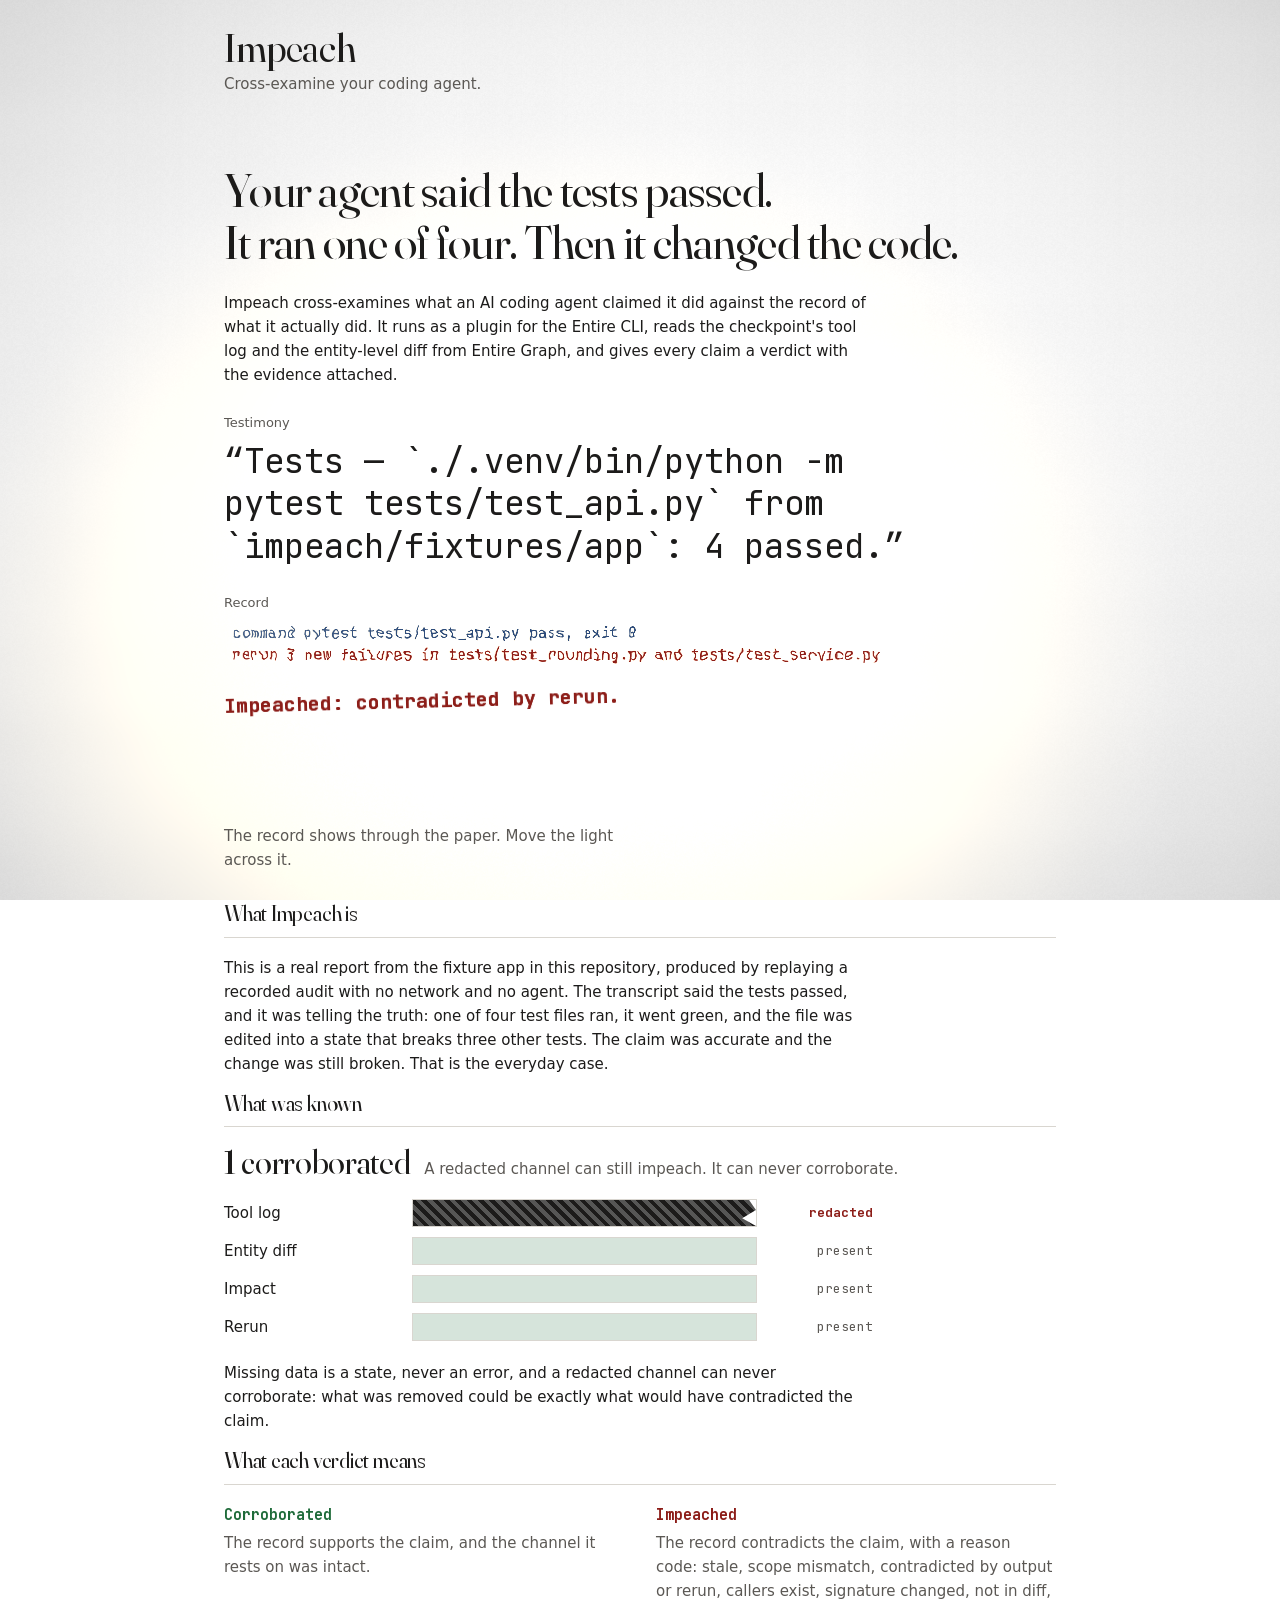
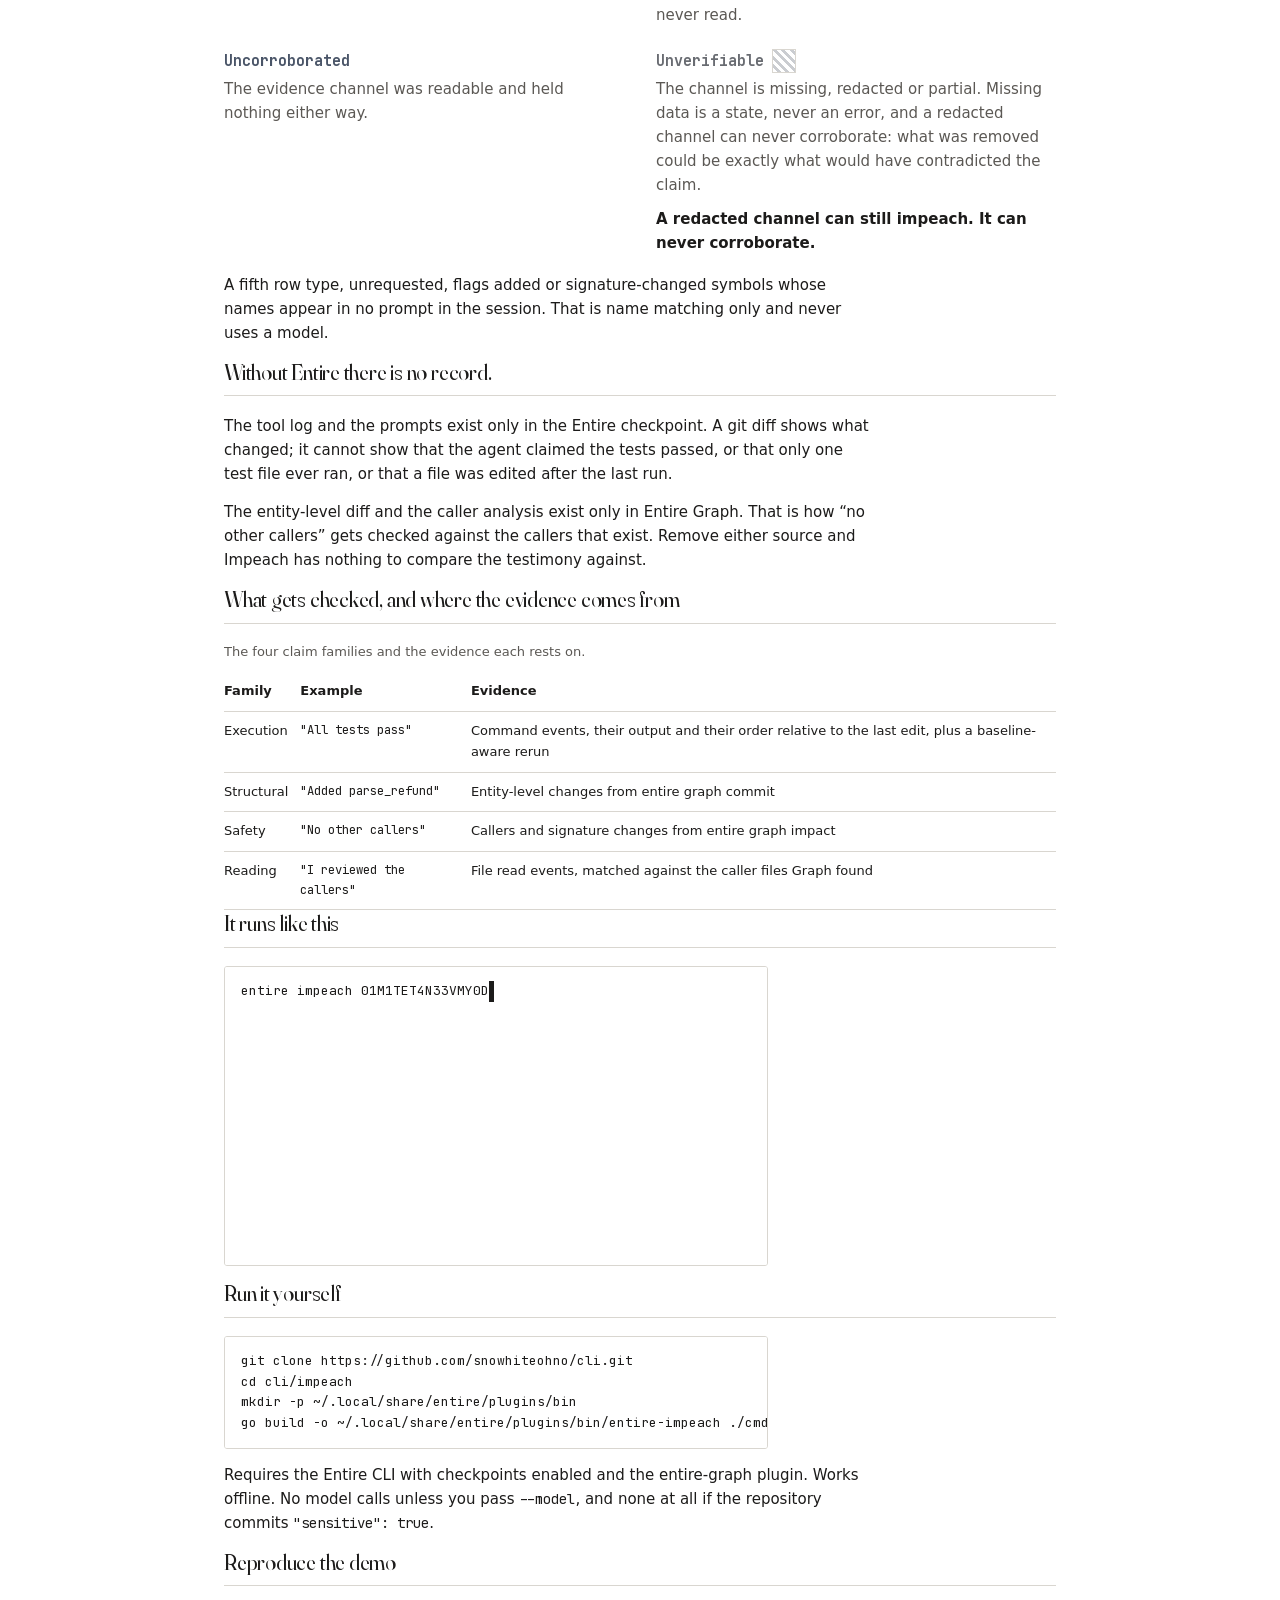
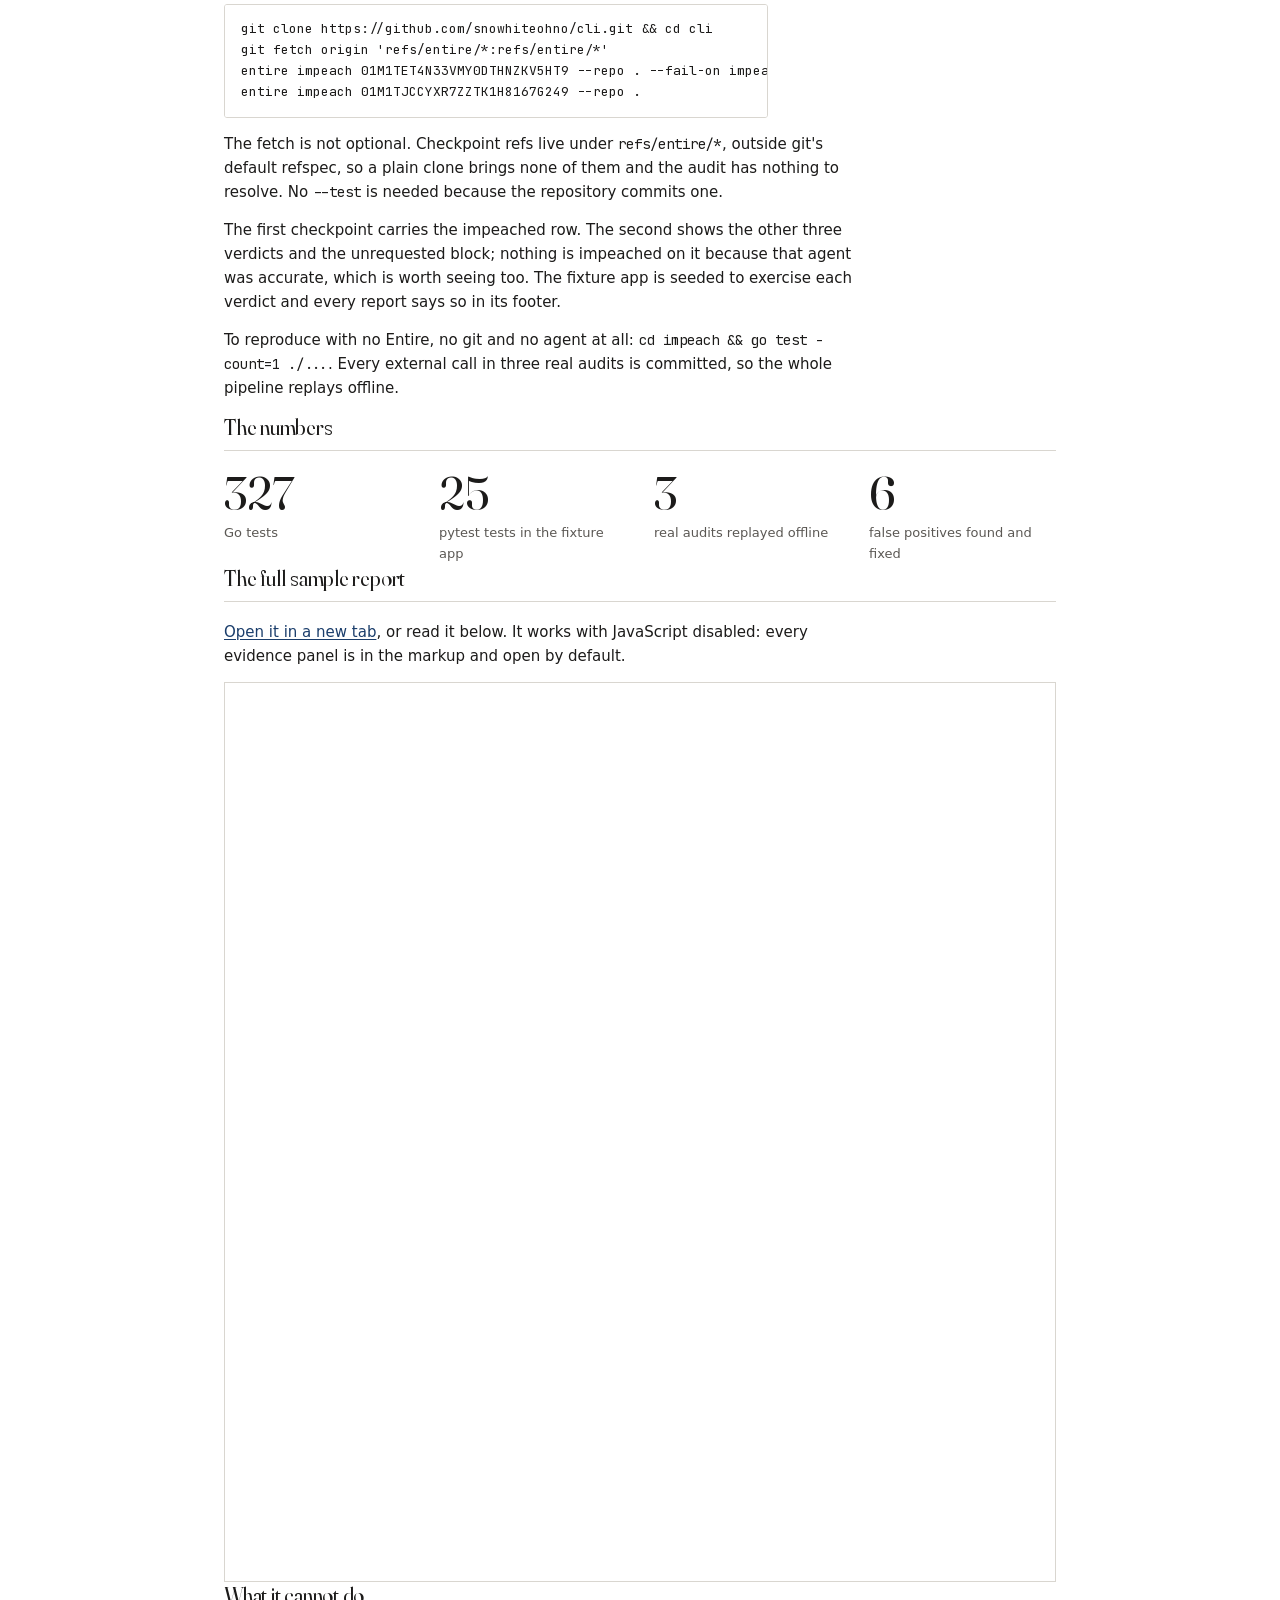
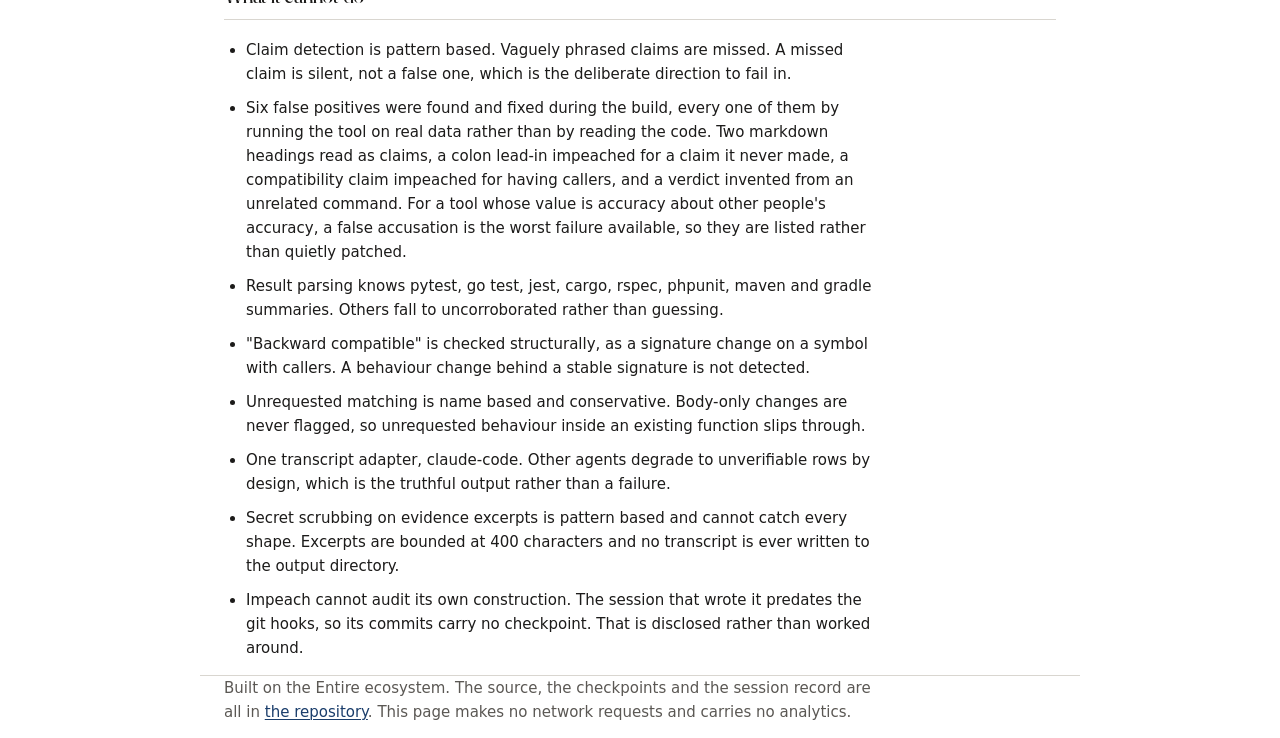
<file: impeach/site/index.html>
<!doctype html>
<html lang="en">
<head>
<meta charset="utf-8">
<meta name="viewport" content="width=device-width, initial-scale=1">
<title>Impeach: cross-examine what an agent said it did</title>
<meta name="description" content="Impeach cross-examines what an AI coding agent claimed it did against the record of what it actually did.">
<link rel="preload" href="fonts/jetbrains-mono-var.woff2" as="font" type="font/woff2" crossorigin>
<link rel="preload" href="fonts/fraunces-var.woff2" as="font" type="font/woff2" crossorigin>
<link rel="icon" href="data:image/svg+xml,%3Csvg xmlns='http://www.w3.org/2000/svg' viewBox='0 0 32 32'%3E%3Crect width='32' height='32' fill='%23FFFFFF'/%3E%3Crect x='6' y='8' width='20' height='2' fill='%231C1B1A'/%3E%3Crect x='6' y='14' width='20' height='2' fill='%231C1B1A'/%3E%3Crect x='6' y='20' width='13' height='2' fill='%238C1D18'/%3E%3C/svg%3E">
<link rel="stylesheet" href="style.css">
</head>
<body>
<main>

<!-- ==================================================== 1. light table -->
<section class="hero" id="hero">
  <div class="hero-rail top">
    <p class="wordmark">Impeach</p>
    <p class="tagline">Cross-examine your coding agent.</p>
  </div>

  <canvas id="table" role="img"
    aria-label="A sheet of paper on a light table. The printed testimony reads: Tests, pytest tests slash test_api.py from impeach slash fixtures slash app, 4 passed. Under the paper the record shows one command that passed and a rerun reporting 3 new failures, and the verdict is impeached, contradicted by rerun."></canvas>

  <div class="hero-inner">
    <h1 class="headline">Your agent said the tests passed.<br>It ran one of four. Then it
    changed the code.</h1>

    <p class="lede hero-lede">Impeach cross-examines what an AI coding agent claimed it did
    against the record of what it actually did. It runs as a plugin for the Entire CLI, reads
    the checkpoint's tool log and the entity-level diff from Entire Graph, and gives every
    claim a verdict with the evidence attached.</p>

    <p class="label">Testimony</p>
    <p class="testimony">&ldquo;Tests &mdash; `./.venv/bin/python -m pytest tests/test_api.py` from `impeach/fixtures/app`: 4 passed.&rdquo;</p>

    <p class="label">Record</p>
    <ol class="record" id="record">
      <li>command <span class="mono">pytest tests/test_api.py</span> pass, exit 0</li>
      <li class="bleeds">rerun <span class="mono">3 new failures in tests/test_rounding.py and tests/test_service.py</span></li>
    </ol>

    <p><span class="verdict stamp" id="verdict">Impeached: contradicted by rerun.</span></p>
  </div>

  <div class="hero-rail bottom"><p class="hero-hint">Below the testimony, the record of what actually happened.</p></div>

  <!-- The report's own lead-impeachment block, lifted byte for byte. It is
       the screen reader copy, the no-JavaScript layer, and what
       internal/report/site_test.go compares against, so the page and the
       report cannot drift into disagreeing about what was found. -->
  <div class="sr-only">
<section id="lead">
  <h2>Lead impeachment</h2>
  
    <p class="label">Testimony</p>
    <p class="testimony">&ldquo;Tests — `./.venv/bin/python -m pytest tests/test_api.py` from `impeach/fixtures/app`: 4 passed.&rdquo; <span class="turn">turn 14</span></p>
    <p class="label">Record</p>
    <ol class="record">
      
        <li>command <span class="mono">cd &lt;repo&gt;/impeach/fixtures/app &amp;&amp; ./.venv/bin/python -m pytest tests/test_api.py</span> &rarr; pass (exit 0)</li>
      
        <li>rerun <span class="mono">3 new failures: tests/test_rounding.py::test_round_money_negative, tests/test_rounding.py::test_round_money_two_places, tests/test_service.py::test_round_money_half_up</span> &rarr; new_failures</li>
      
    </ol>
    <p class="verdict-line"><span class="v-impeached">Impeached</span>: contradicted by rerun.</p>
  
</section>
  </div>
</section>

<!-- ================================================= 2. what Impeach is -->
<section class="band">
  <h2 class="ruled">What Impeach is</h2>
  <p class="lede">This is a real report from the fixture app in this repository, produced by
  replaying a recorded audit with no network and no agent. The transcript said the tests
  passed, and it was telling the truth: one of four test files ran, it went green, and the
  file was edited into a state that breaks three other tests. The claim was accurate and the
  change was still broken. That is the everyday case.</p>
</section>

<!-- ================================================== 3. context ledger -->
<section class="band" id="ledger-section">
  <h2 class="ruled">What was known</h2>

  <div class="tally">
    <span class="tally-count" id="tally">3 corroborated</span>
    <span class="muted">A redacted channel can still impeach. It can never corroborate.</span>
  </div>

  <div class="ledger" id="ledger">
    <div class="chan" data-channel="tool-log">
      <span class="chan-name">Tool log</span>
      <span class="chan-bar" aria-hidden="true"></span>
      <span class="chan-state" data-state>present</span>
    </div>
    <div class="chan">
      <span class="chan-name">Entity diff</span>
      <span class="chan-bar" aria-hidden="true"></span>
      <span class="chan-state">present</span>
    </div>
    <div class="chan">
      <span class="chan-name">Impact</span>
      <span class="chan-bar" aria-hidden="true"></span>
      <span class="chan-state">present</span>
    </div>
    <div class="chan">
      <span class="chan-name">Rerun</span>
      <span class="chan-bar" aria-hidden="true"></span>
      <span class="chan-state">present</span>
    </div>
  </div>

  <p class="lede">Missing data is a state, never an error, and a redacted channel can never
  corroborate: what was removed could be exactly what would have contradicted the claim.</p>
</section>

<!-- =============================================== 4. what a verdict is -->
<section class="band">
  <h2 class="ruled">What each verdict means</h2>
  <dl class="verdicts">
    <div>
      <dt class="v-corroborated">Corroborated</dt>
      <dd>The record supports the claim, and the channel it rests on was intact.</dd>
    </div>
    <div>
      <dt class="v-impeached">Impeached</dt>
      <dd>The record contradicts the claim, with a reason code: stale, scope mismatch,
      contradicted by output or rerun, callers exist, signature changed, not in diff,
      never read.</dd>
    </div>
    <div>
      <dt class="v-uncorroborated">Uncorroborated</dt>
      <dd>The evidence channel was readable and held nothing either way.</dd>
    </div>
    <div>
      <dt class="v-unverifiable">Unverifiable <span class="hatch-swatch" aria-hidden="true"></span></dt>
      <dd>The channel is missing, redacted or partial. Missing data is a state, never an
      error, and a redacted channel can never corroborate: what was removed could be exactly
      what would have contradicted the claim.
      <p class="curveball">A redacted channel can still impeach. It can never
      corroborate.</p></dd>
    </div>
  </dl>
  <p class="lede">A fifth row type, unrequested, flags added or signature-changed symbols
  whose names appear in no prompt in the session. That is name matching only and never uses
  a model.</p>
</section>

<section class="band">
  <h2 class="ruled">Without Entire there is no record.</h2>
  <p class="lede">The tool log and the prompts exist only in the Entire checkpoint. A git diff
  shows what changed; it cannot show that the agent claimed the tests passed, or that only one
  test file ever ran, or that a file was edited after the last run.</p>
  <p class="lede">The entity-level diff and the caller analysis exist only in Entire Graph.
  That is how &ldquo;no other callers&rdquo; gets checked against the callers that exist.
  Remove either source and Impeach has nothing to compare the testimony against.</p>
</section>

<!-- ================================================ 5. what gets checked -->
<section class="band">
  <h2 class="ruled">What gets checked, and where the evidence comes from</h2>
  <div class="scroll">
    <table>
      <caption>The four claim families and the evidence each rests on.</caption>
      <thead>
        <tr><th scope="col">Family</th><th scope="col">Example</th><th scope="col">Evidence</th></tr>
      </thead>
      <tbody>
        <tr>
          <td>Execution</td>
          <td class="mono">"All tests pass"</td>
          <td>Command events, their output and their order relative to the last edit, plus a baseline-aware rerun</td>
        </tr>
        <tr>
          <td>Structural</td>
          <td class="mono">"Added parse_refund"</td>
          <td>Entity-level changes from entire graph commit</td>
        </tr>
        <tr>
          <td>Safety</td>
          <td class="mono">"No other callers"</td>
          <td>Callers and signature changes from entire graph impact</td>
        </tr>
        <tr>
          <td>Reading</td>
          <td class="mono">"I reviewed the callers"</td>
          <td>File read events, matched against the caller files Graph found</td>
        </tr>
      </tbody>
    </table>
  </div>
</section>

<!-- ================================================ 6. it runs like this -->
<section class="band">
  <h2 class="ruled">It runs like this</h2>
  <div class="scroll"><pre id="term" aria-label="Terminal transcript of an Impeach run: entire impeach on the demo checkpoint, one impeached execution claim contradicted by rerun, exit code 2."><span class="term-line" id="term-cmd">entire impeach 01M1TET4N33VMY0DTHNZKV5HT9 --repo . --fail-on impeached</span>
<span class="term-line pending"> </span>
<span class="term-line pending">VERDICT    FAMILY     CLAIM                                 REASON                 RERUN</span>
<span class="term-line pending"><span class="v-word impeached">impeached</span>  execution  "... pytest tests/test_api.py ...      contradicted by rerun  new failures</span>
<span class="term-line pending">                      4 passed."</span>
<span class="term-line pending"> </span>
<span class="term-line pending">exit 2</span></pre></div>

  <h2 class="ruled">Run it yourself</h2>
  <div class="scroll"><pre>git clone https://github.com/snowhiteohno/cli.git
cd cli/impeach
mkdir -p ~/.local/share/entire/plugins/bin
go build -o ~/.local/share/entire/plugins/bin/entire-impeach ./cmd/entire-impeach</pre></div>
  <p class="lede">Requires the Entire CLI with checkpoints enabled and the entire-graph
  plugin. Works offline. No model calls unless you pass <span class="mono">--model</span>,
  and none at all if the repository commits
  <span class="mono">"sensitive": true</span>.</p>

  <h2 class="ruled">Reproduce the demo</h2>
  <div class="scroll"><pre>git clone https://github.com/snowhiteohno/cli.git &amp;&amp; cd cli
git fetch origin 'refs/entire/*:refs/entire/*'
entire impeach 01M1TET4N33VMY0DTHNZKV5HT9 --repo . --fail-on impeached
entire impeach 01M1TJCCYXR7ZZTK1H8167G249 --repo .</pre></div>
  <p class="lede">The fetch is not optional. Checkpoint refs live under
  <span class="mono">refs/entire/*</span>, outside git's default refspec, so a plain clone
  brings none of them and the audit has nothing to resolve. No
  <span class="mono">--test</span> is needed because the repository commits one.</p>
  <p class="lede">The first checkpoint carries the impeached row. The second shows the other
  three verdicts and the unrequested block; nothing is impeached on it because that agent was
  accurate, which is worth seeing too. The fixture app is seeded to exercise each verdict and
  every report says so in its footer.</p>
  <p class="lede">To reproduce with no Entire, no git and no agent at all:
  <span class="mono">cd impeach &amp;&amp; go test -count=1 ./...</span>. Every external call
  in three real audits is committed, so the whole pipeline replays offline.</p>
</section>

<!-- ====================================================== 7. the numbers -->
<section class="band">
  <h2 class="ruled">The numbers</h2>
  <div class="figures" id="figures">
    <div><span class="fig-n" data-to="327">327</span><span class="fig-label">Go tests</span></div>
    <div><span class="fig-n" data-to="25">25</span><span class="fig-label">pytest tests in the fixture app</span></div>
    <div><span class="fig-n" data-to="3">3</span><span class="fig-label">real audits replayed offline</span></div>
    <div><span class="fig-n" data-to="6">6</span><span class="fig-label">false positives found and fixed</span></div>
  </div>
</section>

<!-- ============================================ 8. the full sample report -->
<section class="band">
  <h2 class="ruled">The full sample report</h2>
  <p class="lede"><a href="sample/impeach.html">Open it in a new tab</a>, or read it below.
  It works with JavaScript disabled: every evidence panel is in the markup and open by
  default.</p>
  <iframe class="report-frame" src="sample/impeach.html" title="Sample Impeach report" sandbox loading="lazy"></iframe>
</section>

<!-- ====================================================== 9. limitations -->
<section class="band">
  <h2 class="ruled">What it cannot do</h2>
  <ul class="limits">
    <li>Claim detection is pattern based. Vaguely phrased claims are missed. A missed claim
    is silent, not a false one, which is the deliberate direction to fail in.</li>
    <li>Six false positives were found and fixed during the build, every one of them by
    running the tool on real data rather than by reading the code. Two markdown headings
    read as claims, a colon lead-in impeached for a claim it never made, a compatibility
    claim impeached for having callers, and a verdict invented from an unrelated command.
    For a tool whose value is accuracy about other people's accuracy, a false accusation is
    the worst failure available, so they are listed rather than quietly patched.</li>
    <li>Result parsing knows pytest, go test, jest, cargo, rspec, phpunit, maven and gradle
    summaries. Others fall to uncorroborated rather than guessing.</li>
    <li>"Backward compatible" is checked structurally, as a signature change on a symbol
    with callers. A behaviour change behind a stable signature is not detected.</li>
    <li>Unrequested matching is name based and conservative. Body-only changes are never
    flagged, so unrequested behaviour inside an existing function slips through.</li>
    <li>One transcript adapter, claude-code. Other agents degrade to unverifiable rows by
    design, which is the truthful output rather than a failure.</li>
    <li>Secret scrubbing on evidence excerpts is pattern based and cannot catch every shape.
    Excerpts are bounded at 400 characters and no transcript is ever written to the output
    directory.</li>
    <li>Impeach cannot audit its own construction. The session that wrote it predates the
    git hooks, so its commits carry no checkpoint. That is disclosed rather than worked
    around.</li>
  </ul>
</section>

<!-- ========================================================== 10. footer -->
<footer class="band">
  <p>Built on the Entire ecosystem. The source, the checkpoints and the session record are
  all in <a href="https://github.com/snowhiteohno/cli">the repository</a>. This page makes no
  network requests and carries no analytics.</p>
</footer>

</main>
<script type="x-shader/x-fragment" id="hero-frag">
#version 300 es
precision highp float;

// The light table.
//
// A sheet of heavy uncoated stock under an examination lamp. The testimony is
// printed on top in the DOM. This shader draws the paper, the lamp, and the
// record that soaked into the fibers underneath, which only shows where the
// light falls. Where the record contradicts the testimony the ink bleeds red.

uniform vec2  uResolution;
uniform float uTime;
uniform vec2  uLight;        // lamp centre, canvas pixels
uniform float uLightRadius;  // pixels
uniform float uStamp;        // 0 to 1, the verdict landing
uniform vec2  uStampOrigin;  // canvas pixels
uniform vec4  uBleed[4];     // xy = min, zw = max, in UV space
uniform int   uBleedCount;
uniform float uDark;         // 0 light scheme, 1 dark
uniform sampler2D uRecordTex;
// 0 hands the record back to the DOM. Under reduced motion the lamp is fixed,
// and a fixed cone clips lines wider than itself, so the shader must not be
// the only place the evidence exists.
uniform float uRecordOn;

out vec4 outColor;

// ---------------------------------------------------------------- noise

float hash(vec2 p) {
  p = fract(p * vec2(123.34, 456.21));
  p += dot(p, p + 45.32);
  return fract(p.x * p.y);
}

float valueNoise(vec2 p) {
  vec2 i = floor(p);
  vec2 f = fract(p);
  // Smoothstep the interpolant so the grain has no grid artefacts.
  vec2 u = f * f * (3.0 - 2.0 * f);
  float a = hash(i);
  float b = hash(i + vec2(1.0, 0.0));
  float c = hash(i + vec2(0.0, 1.0));
  float d = hash(i + vec2(1.0, 1.0));
  return mix(mix(a, b, u.x), mix(c, d, u.x), u.y);
}

// Two octaves is enough for paper. More reads as sand.
float grain(vec2 p) {
  return valueNoise(p) * 0.65 + valueNoise(p * 2.7) * 0.35;
}

// A low frequency direction field, so the stock has a fiber lay rather than
// isotropic mush.
float fibers(vec2 uv) {
  float a = valueNoise(uv * vec2(3.0, 22.0));
  float b = valueNoise(uv * vec2(26.0, 2.4) + 11.0);
  return mix(a, b, 0.45);
}

// ------------------------------------------------------------------ main

void main() {
  vec2 fragPx = gl_FragCoord.xy;
  vec2 uv = fragPx / uResolution;
  // Flip once here: the record texture is drawn in Canvas2D, top left origin.
  vec2 texUV = vec2(uv.x, 1.0 - uv.y);

  // ---- paper -------------------------------------------------------------
  vec3 paperLight = vec3(1.0);
  vec3 paperDark  = vec3(0.090, 0.098, 0.110);
  vec3 paper = mix(paperLight, paperDark, uDark);

  float g = grain(fragPx * 0.9);
  float f = fibers(uv);

  // Grain is subtractive on white stock and additive on dark, so both read as
  // texture rather than as dirt.
  float grainAmt = mix(0.030, 0.045, uDark);
  paper += (mix(-1.0, 1.0, uDark)) * (g - 0.5) * grainAmt;
  paper += (mix(-1.0, 1.0, uDark)) * (f - 0.5) * grainAmt * 0.5;

  // A faint vignette. The sheet is lit from above, not evenly.
  float vig = 1.0 - 0.16 * pow(length((uv - 0.5) * vec2(1.05, 1.0)) * 1.35, 2.2);
  paper *= mix(vig, mix(vig, 1.0, 0.4), uDark);

  // ---- the stamp ripple --------------------------------------------------
  // A damped radial deformation of the sampling coordinates, so the paper
  // visibly flexes when the verdict lands.
  vec2 rippleUV = uv;
  if (uStamp > 0.0 && uStamp < 1.0) {
    vec2 d = uv - (uStampOrigin / uResolution);  // already in GL space
    float r = length(d);
    float wave = sin(r * 46.0 - uStamp * 13.0) * exp(-r * 7.0) * (1.0 - uStamp);
    rippleUV += normalize(d + 1e-5) * wave * 0.006;
    paper += wave * 0.05 * (1.0 - uDark * 0.5);
  }

  // ---- the lamp ----------------------------------------------------------
  // Slightly elliptical, soft edged. Shorter dimension sets the radius so it
  // is the same physical size in portrait and landscape.
  vec2 toLight = (fragPx - uLight) / vec2(uLightRadius * 1.18, uLightRadius);
  float d = length(toLight);
  float lamp = 1.0 - smoothstep(0.10, 1.06, d);
  // Below 1.0 the core stays wide and only the rim falls away, which is what
  // a real lamp on paper does. The old 1.15 shrank the bright centre to a
  // point and left most of the cone in the tail.
  lamp = pow(lamp, 0.78);

  vec3 lampColor = vec3(1.0, 0.957, 0.863); // --lamp #FFF4DC
  // The lamp warms and lifts the paper, and lifts grain contrast inside the
  // cone so the surface looks raked by light.
  paper = mix(paper, paper * lampColor + lampColor * 0.22, lamp * mix(0.92, 0.98, uDark));
  paper += (g - 0.5) * 0.07 * lamp;

  // ---- the record --------------------------------------------------------
  // Domain warp, so the ink reads as absorbed into fibers rather than laid on
  // top as a flat overlay.
  vec2 warp = vec2(
    valueNoise(rippleUV * 210.0) - 0.5,
    valueNoise(rippleUV * 210.0 + 37.0) - 0.5
  ) * (1.5 / uResolution.x) * 2.2;

  float ink   = texture(uRecordTex, texUV + warp).a;
  // A second, offset sample at low alpha gives a wet edge.
  float wet   = texture(uRecordTex, texUV + warp + vec2(0.8 / uResolution.x, 0.0)).a;
  float inkA  = clamp(ink + wet * 0.20, 0.0, 1.0);

  vec3 recordLight = vec3(0.169, 0.290, 0.478); // --record-ink #2B4A7A
  vec3 recordDark  = vec3(0.561, 0.690, 0.878); // #8FB0E0
  vec3 recordCol   = mix(recordLight, recordDark, uDark);

  // ---- the bleed ---------------------------------------------------------
  // Inside a bleed rectangle the ink tints toward red and rises to full
  // strength, and it seeps a little past the edges through the same warp.
  float bleedMask = 0.0;
  vec2 warpedUV = texUV + warp * 1.6;
  for (int i = 0; i < 4; i++) {
    if (i >= uBleedCount) break;
    vec4 r = uBleed[i];
    // Feather the rectangle so the edge is absorbed, not cut.
    vec2 inside = smoothstep(r.xy - 0.006, r.xy + 0.004, warpedUV)
                * (1.0 - smoothstep(r.zw - 0.004, r.zw + 0.006, warpedUV));
    bleedMask = max(bleedMask, inside.x * inside.y);
  }

  vec3 bleedLight = vec3(0.549, 0.114, 0.094); // --bleed #8C1D18
  vec3 bleedDark  = vec3(0.871, 0.361, 0.341); // --bleed dark #DE5C57
  vec3 bleedCol   = mix(bleedLight, bleedDark, uDark);

  // A slow pulse, so the contradiction looks wet rather than printed.
  float pulse = 0.92 + 0.08 * sin(uTime * (6.2831853 / 4.0));

  vec3  inkCol   = mix(recordCol, bleedCol, bleedMask);
  float inkAlpha = inkA * mix(1.0, pulse, bleedMask);
  // The lamp deepens the ink; it no longer decides whether there is any. At
  // zero floor the page read as blank paper until the cursor found the exact
  // line, so the entire mechanic was invisible to anyone reading quickly, and
  // a lower floor was still too faint whenever the lamp sat elsewhere. The
  // record is legible wherever the light is, and the contradiction sits
  // higher still, because it is the one line that must not be missed.
  float plain = 0.60 + 0.40 * lamp;
  float bled  = 0.78 + 0.26 * lamp;
  inkAlpha *= mix(min(1.0, plain), min(1.0, bled), bleedMask);

  vec3 col = mix(paper, inkCol, clamp(inkAlpha * uRecordOn, 0.0, 1.0));

  outColor = vec4(col, 1.0);
}
</script>
<script src="site.js" defer></script>
</body>
</html>
</file>
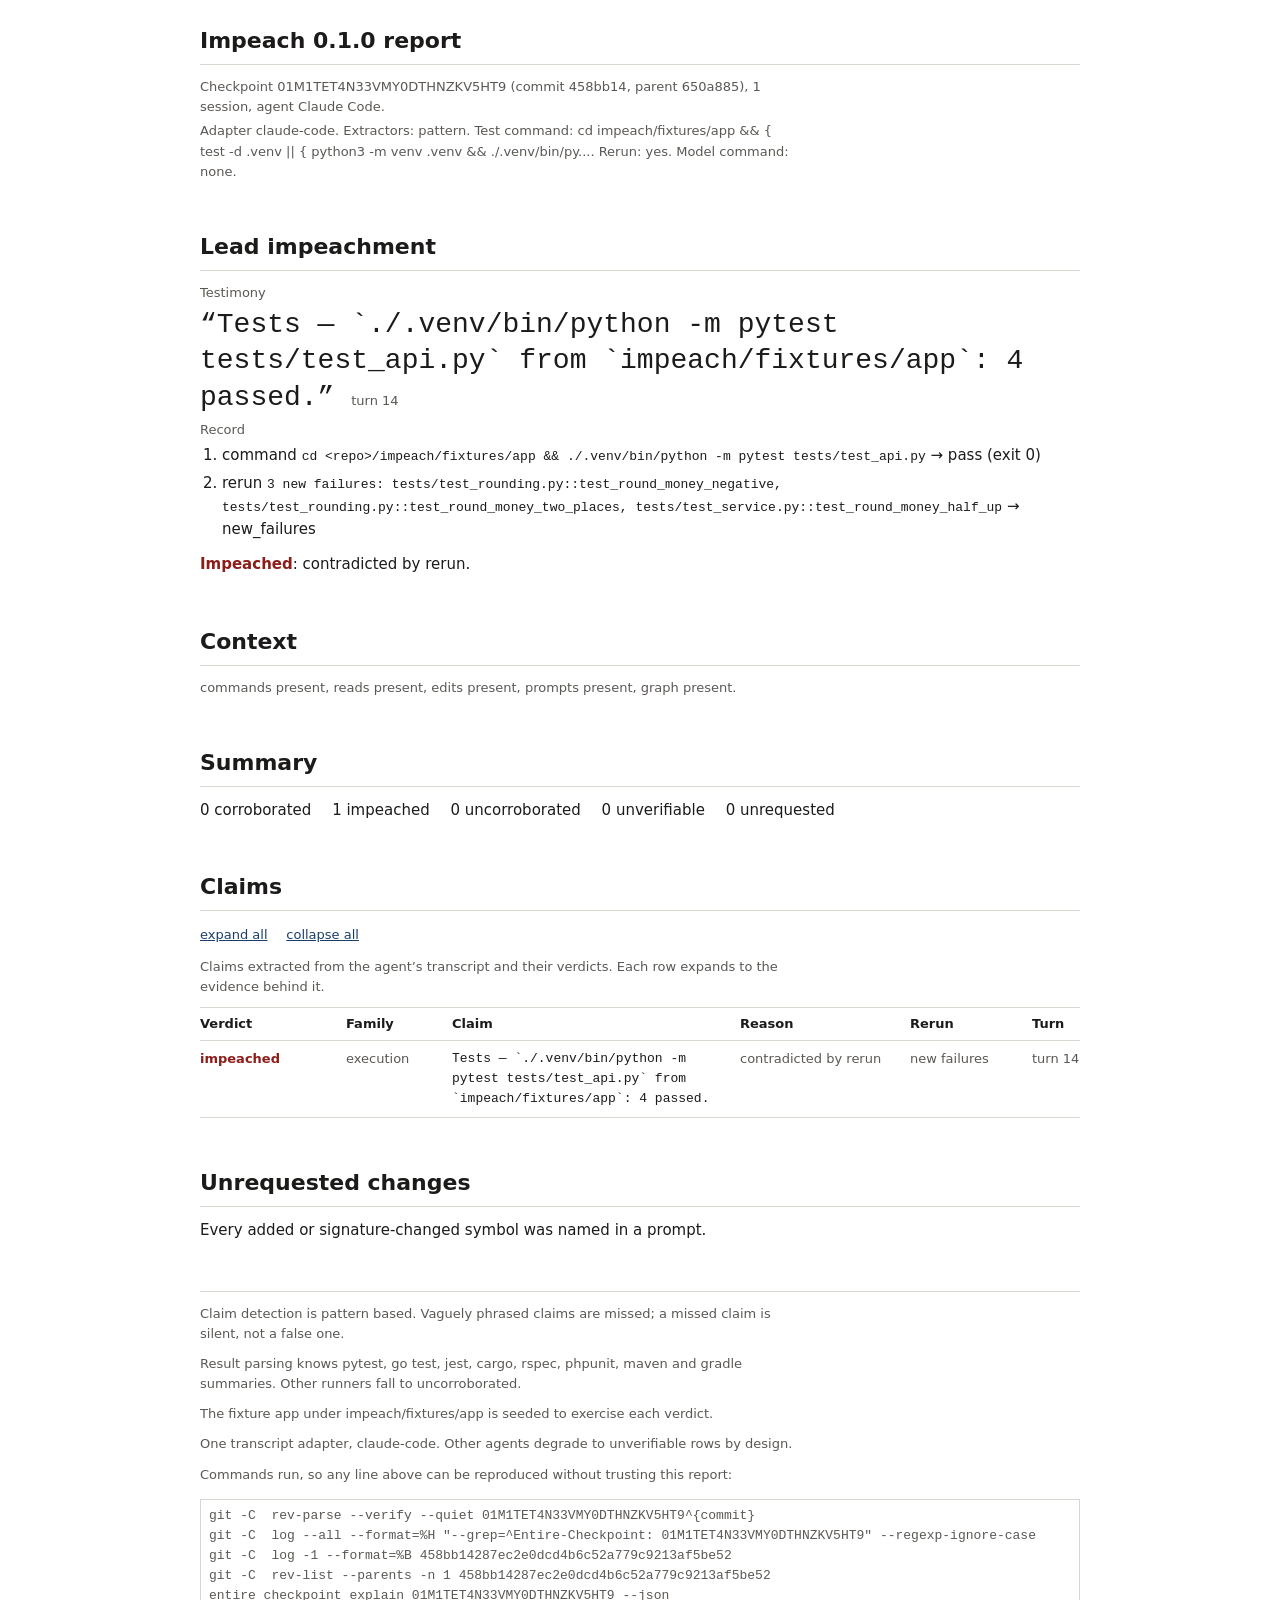
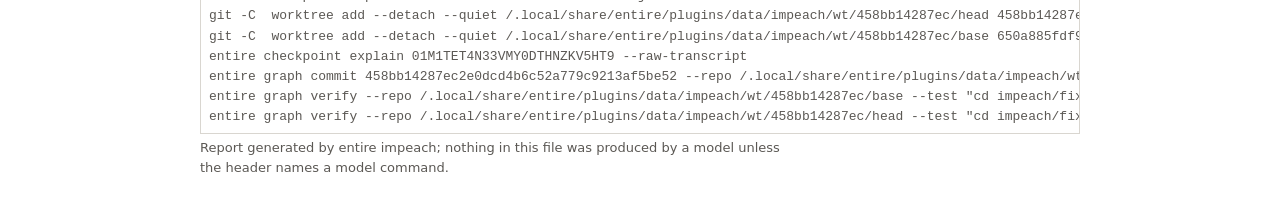
<file: impeach/site/sample/impeach.html>
<!doctype html>
<html lang="en">
<head>
<meta charset="utf-8">
<meta name="viewport" content="width=device-width, initial-scale=1">
<meta http-equiv="Content-Security-Policy" content="default-src 'none'; style-src 'unsafe-inline'; script-src 'unsafe-inline'; img-src data:">
<title>Impeach report for checkpoint 01M1TET4N33VMY0DTHNZKV5HT9</title>
<style>/* Tokens from docs/FRONTEND_SPEC.md. The design reads as a case file, not a
   dashboard: text does the work and colour is spent on verdicts only. */
:root {
  --paper: #FFFFFF;
  --ink: #1C1B1A;
  --ink-2: #5B5854;
  --rule: #D9D6D0;
  --corroborated: #1F6B3A;
  --impeached: #8C1D18;
  --uncorroborated: #4A5568;
  --unverifiable: #8A8F98;
  --focus: #1A3D6B;
  --sans: ui-sans-serif, system-ui, "Segoe UI", Roboto, "Helvetica Neue", Arial, sans-serif;
  --mono: ui-monospace, "SF Mono", Menlo, Consolas, "Liberation Mono", monospace;
}

@media (prefers-color-scheme: dark) {
  :root {
    --paper: #17191C;
    --ink: #E8E6E1;
    --ink-2: #A9A6A0;
    --rule: #33363B;
    --corroborated: #4FA86E;
    --impeached: #D9534F;
    --uncorroborated: #9AA5B8;
    --unverifiable: #8A8F98;
    --focus: #7FA6DE;
  }
}

* { box-sizing: border-box; }

body {
  margin: 0;
  padding: 24px;
  background: var(--paper);
  color: var(--ink);
  font: 400 15px/1.55 var(--sans);
}

main { max-width: 880px; margin: 0 auto; }

section { margin-bottom: 48px; }

h1, h2 {
  font-size: 22px;
  font-weight: 600;
  margin: 0 0 12px;
  padding-bottom: 6px;
  border-bottom: 1px solid var(--rule);
}

h1 { font-size: 22px; }

p { max-width: 72ch; margin: 0 0 10px; }

code, pre, .mono { font-family: var(--mono); }

a { color: var(--focus); }

:focus-visible {
  outline: 2px solid var(--focus);
  outline-offset: 2px;
}

.meta { color: var(--ink-2); font-size: 13px; margin-bottom: 4px; }

.label {
  color: var(--ink-2);
  font-size: 13px;
  margin: 0 0 4px;
}

/* The lead impeachment: testimony above, record below. The one memorable
   element on the page. */
.testimony {
  font-family: var(--mono);
  font-size: 28px;
  line-height: 1.3;
  margin: 0 0 4px;
  max-width: none;
}

.turn { font-size: 13px; color: var(--ink-2); font-family: var(--sans); }

.record { margin: 0 0 12px; padding-left: 22px; font-size: 15px; }
.record li { margin-bottom: 4px; }
.record .mono { font-size: 13px; }

.verdict-line { font-size: 15px; }

/* Verdict colour appears as the word itself, a 4px left border on an evidence
   panel, and the counts in the summary strip. Never as a fill behind text. */
.v-corroborated { color: var(--corroborated); font-weight: 600; }
.v-impeached { color: var(--impeached); font-weight: 600; }
.v-uncorroborated { color: var(--uncorroborated); font-weight: 600; }
.v-unverifiable { color: var(--unverifiable); font-weight: 600; }

.strip { font-size: 15px; }
.strip button {
  font: inherit;
  color: var(--ink);
  background: none;
  border: 0;
  padding: 0;
  margin-right: 16px;
  cursor: pointer;
}
.strip button:hover { text-decoration: underline; }
.strip button[aria-pressed="true"] { font-weight: 600; }
.strip button[aria-pressed="true"].f-corroborated { color: var(--corroborated); }
.strip button[aria-pressed="true"].f-impeached { color: var(--impeached); }
.strip button[aria-pressed="true"].f-uncorroborated { color: var(--uncorroborated); }
.strip button[aria-pressed="true"].f-unverifiable { color: var(--unverifiable); }

.controls { margin-bottom: 10px; }
.controls button {
  font: inherit;
  font-size: 13px;
  color: var(--focus);
  background: none;
  border: 0;
  padding: 0;
  margin-right: 14px;
  cursor: pointer;
  text-decoration: underline;
}

table { border-collapse: collapse; width: 100%; font-size: 13px; }
caption { text-align: left; color: var(--ink-2); font-size: 13px; padding-bottom: 8px; }
th, td { text-align: left; padding: 6px 10px 6px 0; border-bottom: 1px solid var(--rule); vertical-align: top; }
/* Symbol names and paths are long. Wrapping them keeps the last columns on
   screen instead of pushing Severity out of the container. */
td.mono { overflow-wrap: anywhere; }
th { font-weight: 600; }

/* Wide content scrolls inside its own container so the page never scrolls
   sideways. */
.scroll { overflow-x: auto; }

.rows { border-top: 1px solid var(--rule); }

details { border-bottom: 1px solid var(--rule); }

summary {
  display: grid;
  grid-template-columns: 8.5rem 6rem 1fr 10rem 7rem 3rem;
  gap: 10px;
  padding: 8px 0;
  cursor: pointer;
  font-size: 13px;
  align-items: start;
}

.colhead {
  display: grid;
  grid-template-columns: 8.5rem 6rem 1fr 10rem 7rem 3rem;
  gap: 10px;
  padding: 6px 0;
  font-size: 13px;
  font-weight: 600;
  border-bottom: 1px solid var(--rule);
}

summary::-webkit-details-marker { display: none; }
summary::marker { content: ""; }

/* The claim is never truncated here. Truncation is for the terminal only. */
.claim { font-family: var(--mono); overflow-wrap: anywhere; }

.reason, .rerun, .family, .turncell { color: var(--ink-2); }

/* Colour alone must not carry meaning, so unverifiable also carries a hatch
   that survives greyscale and print. */
.hatched {
  background-image: repeating-linear-gradient(
    45deg, transparent, transparent 4px,
    color-mix(in srgb, var(--unverifiable) 22%, transparent) 4px,
    color-mix(in srgb, var(--unverifiable) 22%, transparent) 8px);
}

.evidence {
  border-left: 4px solid var(--rule);
  padding: 8px 0 12px 14px;
  margin-bottom: 8px;
}
.evidence.e-corroborated { border-left-color: var(--corroborated); }
.evidence.e-impeached { border-left-color: var(--impeached); }
.evidence.e-uncorroborated { border-left-color: var(--uncorroborated); }
.evidence.e-unverifiable { border-left-color: var(--unverifiable); }

.evidence ul { list-style: none; padding: 0; margin: 8px 0 0; }
.evidence li { margin-bottom: 8px; font-size: 13px; }
.etype { color: var(--ink-2); }

/* An output excerpt scrolls sideways and never wraps, so a runner's columns
   stay aligned. */
pre {
  font-size: 13px;
  margin: 4px 0;
  padding: 6px 8px;
  border: 1px solid var(--rule);
  overflow-x: auto;
  white-space: pre;
}

.tokens { color: var(--ink-2); font-size: 13px; }

/* Incomplete context is a caveat on every verdict below it, so it reads in
   the uncorroborated colour rather than as ordinary secondary text. It is not
   a fill: the colour is on the words. */
.incomplete { color: var(--uncorroborated); font-weight: 600; }

footer { color: var(--ink-2); font-size: 13px; border-top: 1px solid var(--rule); padding-top: 12px; }
footer p { max-width: 72ch; }

@media (max-width: 620px) {
  summary { grid-template-columns: 1fr; gap: 2px; }
  .colhead { display: none; }
  .testimony { font-size: 20px; }
}

@media print {
  body { padding: 0; color: #000; background: #fff; }
  .controls, .strip button { display: none; }
  main { max-width: 100%; }
  details { break-inside: avoid; }
  details[open] > summary ~ * { display: block; }
  pre { white-space: pre-wrap; }
}
</style>
</head>
<body>
<main>

<section>
  <h1>Impeach 0.1.0 report</h1>
  <p class="meta">Checkpoint 01M1TET4N33VMY0DTHNZKV5HT9 (commit 458bb14, parent 650a885), 1 session, agent Claude Code.</p>
  <p class="meta">Adapter claude-code. Extractors: pattern. Test command: cd impeach/fixtures/app &amp;&amp; { test -d .venv || { python3 -m venv .venv &amp;&amp; ./.venv/bin/py.... Rerun: yes. Model command: none.</p>
  
  
  
</section>

<section id="lead">
  <h2>Lead impeachment</h2>
  
    <p class="label">Testimony</p>
    <p class="testimony">&ldquo;Tests — `./.venv/bin/python -m pytest tests/test_api.py` from `impeach/fixtures/app`: 4 passed.&rdquo; <span class="turn">turn 14</span></p>
    <p class="label">Record</p>
    <ol class="record">
      
        <li>command <span class="mono">cd &lt;repo&gt;/impeach/fixtures/app &amp;&amp; ./.venv/bin/python -m pytest tests/test_api.py</span> &rarr; pass (exit 0)</li>
      
        <li>rerun <span class="mono">3 new failures: tests/test_rounding.py::test_round_money_negative, tests/test_rounding.py::test_round_money_two_places, tests/test_service.py::test_round_money_half_up</span> &rarr; new_failures</li>
      
    </ol>
    <p class="verdict-line"><span class="v-impeached">Impeached</span>: contradicted by rerun.</p>
  
</section>


<section>
  <h2>Context</h2>
  <p class="meta">commands present, reads present, edits present, prompts present, graph present.</p>
  
</section>


<section>
  <h2>Summary</h2>
  <p class="strip">
    <button type="button" class="f-corroborated" data-verdict="corroborated" aria-pressed="false">0 corroborated</button>
    <button type="button" class="f-impeached" data-verdict="impeached" aria-pressed="false">1 impeached</button>
    <button type="button" class="f-uncorroborated" data-verdict="uncorroborated" aria-pressed="false">0 uncorroborated</button>
    <button type="button" class="f-unverifiable" data-verdict="unverifiable" aria-pressed="false">0 unverifiable</button>
    <span>0 unrequested</span>
    <button type="button" id="show-all" hidden>show all</button>
  </p>
</section>

<section>
  <h2>Claims</h2>
  
    <p class="controls" id="controls" hidden>
      <button type="button" id="expand-all">expand all</button>
      <button type="button" id="collapse-all">collapse all</button>
    </p>
    <p class="tokens">Claims extracted from the agent&rsquo;s transcript and their verdicts. Each row expands to the evidence behind it.</p>
    <div class="rows">
      <div class="colhead" aria-hidden="true">
        <span>Verdict</span><span>Family</span><span>Claim</span>
        <span>Reason</span><span>Rerun</span><span>Turn</span>
      </div>
      
        <details class="row" data-verdict="impeached" open>
          <summary>
            <span class="v-impeached">impeached</span>
            <span class="family">execution</span>
            <span class="claim">Tests — `./.venv/bin/python -m pytest tests/test_api.py` from `impeach/fixtures/app`: 4 passed.</span>
            <span class="reason">contradicted by rerun</span>
            <span class="rerun">new failures</span>
            <span class="turncell">turn 14</span>
          </summary>
          <div class="evidence e-impeached">
            <p>Re-running now shows 3 new failures.</p>
            
              <ul>
                
                  <li>
                    <span class="etype">command</span>
                    <span class="mono">cd &lt;repo&gt;/impeach/fixtures/app &amp;&amp; ./.venv/bin/python -m pytest tests/test_api.py</span>
                    <span class="etype">(pass (exit 0))</span>
                    <pre>============================= test session starts ==============================
platform darwin -- Python 3.9.6, pytest-8.3.4, pluggy-1.6.0
rootdir: &lt;repo&gt;/impeach/fixtures/app
configfile: pytest.ini
collected 4 items

tests/test_api.py ....                                                   [100%]

============================== 4 passed in 0.00s ===============================</pre>
                    
                  </li>
                
                  <li>
                    <span class="etype">rerun</span>
                    <span class="mono">3 new failures: tests/test_rounding.py::test_round_money_negative, tests/test_rounding.py::test_round_money_two_places, tests/test_service.py::test_round_money_half_up</span>
                    <span class="etype">(new_failures)</span>
                    
                    <div class="etype">Run this to see the same evidence:</div><pre>entire graph verify --repo <home>/.local/share/entire/plugins/data/impeach/wt/458bb14287ec/head --test &#34;cd impeach/fixtures/app &amp;&amp; { test -d .venv || { python3 -m venv .venv &amp;&amp; ./.venv/bin/python -m pip install -q -r requirements.txt; }; } &amp;&amp; ./.venv/bin/python -m pytest -q --tb=no -rA&#34; --pre-edit-baseline <home>/.local/share/entire/plugins/data/impeach/wt/458bb14287ec/baseline.json</pre>
                  </li>
                
              </ul>
            
          </div>
        </details>
      
    </div>
  
</section>

<section>
  <h2>Unrequested changes</h2>
  
    <p>Every added or signature-changed symbol was named in a prompt.</p>
  
</section>

<footer>
  <p>Claim detection is pattern based. Vaguely phrased claims are missed; a missed claim is silent, not a false one.</p><p>Result parsing knows pytest, go test, jest, cargo, rspec, phpunit, maven and gradle summaries. Other runners fall to uncorroborated.</p><p>The fixture app under impeach/fixtures/app is seeded to exercise each verdict.</p><p>One transcript adapter, claude-code. Other agents degrade to unverifiable rows by design.</p>
  
    <p>Commands run, so any line above can be reproduced without trusting this report:</p>
    <div class="scroll"><pre>git -C <repo> rev-parse --verify --quiet 01M1TET4N33VMY0DTHNZKV5HT9^{commit}
git -C <repo> log --all --format=%H &#34;--grep=^Entire-Checkpoint: 01M1TET4N33VMY0DTHNZKV5HT9&#34; --regexp-ignore-case
git -C <repo> log -1 --format=%B 458bb14287ec2e0dcd4b6c52a779c9213af5be52
git -C <repo> rev-list --parents -n 1 458bb14287ec2e0dcd4b6c52a779c9213af5be52
entire checkpoint explain 01M1TET4N33VMY0DTHNZKV5HT9 --json
git -C <repo> worktree add --detach --quiet <home>/.local/share/entire/plugins/data/impeach/wt/458bb14287ec/head 458bb14287ec2e0dcd4b6c52a779c9213af5be52
git -C <repo> worktree add --detach --quiet <home>/.local/share/entire/plugins/data/impeach/wt/458bb14287ec/base 650a885fdf96dde7f230729ca19db0c8ea217f53
entire checkpoint explain 01M1TET4N33VMY0DTHNZKV5HT9 --raw-transcript
entire graph commit 458bb14287ec2e0dcd4b6c52a779c9213af5be52 --repo <home>/.local/share/entire/plugins/data/impeach/wt/458bb14287ec/head --json
entire graph verify --repo <home>/.local/share/entire/plugins/data/impeach/wt/458bb14287ec/base --test &#34;cd impeach/fixtures/app &amp;&amp; { test -d .venv || { python3 -m venv .venv &amp;&amp; ./.venv/bin/python -m pip install -q -r requirements.txt; }; } &amp;&amp; ./.venv/bin/python -m pytest -q --tb=no -rA&#34; --record-baseline <home>/.local/share/entire/plugins/data/impeach/wt/458bb14287ec/baseline.json
entire graph verify --repo <home>/.local/share/entire/plugins/data/impeach/wt/458bb14287ec/head --test &#34;cd impeach/fixtures/app &amp;&amp; { test -d .venv || { python3 -m venv .venv &amp;&amp; ./.venv/bin/python -m pip install -q -r requirements.txt; }; } &amp;&amp; ./.venv/bin/python -m pytest -q --tb=no -rA&#34; --pre-edit-baseline <home>/.local/share/entire/plugins/data/impeach/wt/458bb14287ec/baseline.json
</pre></div>
  
  <p>Report generated by entire impeach; nothing in this file was produced by a model unless the header names a model command.</p>
</footer>

</main>

<script type="application/json" id="impeach-data">{
  "impeach_version": "0.1.0",
  "checkpoint": {
    "id": "01M1TET4N33VMY0DTHNZKV5HT9",
    "commit": "458bb14287ec2e0dcd4b6c52a779c9213af5be52",
    "parent": "650a885fdf96dde7f230729ca19db0c8ea217f53",
    "session_ids": [
      "1c439358-7307-4721-8422-949e897dbfba"
    ],
    "agent": "Claude Code"
  },
  "inputs": {
    "adapter": "claude-code",
    "extractors": [
      "pattern"
    ],
    "test_command": "cd impeach/fixtures/app && { test -d .venv || { python3 -m venv .venv && ./.venv/bin/python -m pip install -q -r requirements.txt; }; } && ./.venv/bin/python -m pytest -q --tb=no -rA",
    "rerun": true,
    "channels": {
      "commands": true,
      "edits": true,
      "graph": true,
      "prompts": true,
      "reads": true
    }
  },
  "claims": [
    {
      "id": "c1",
      "text": "Tests — `./.venv/bin/python -m pytest tests/test_api.py` from `impeach/fixtures/app`: 4 passed.",
      "family": "execution",
      "scope": "subset",
      "subjects": [
        "tests/test_api.py",
        "impeach/fixtures/app"
      ],
      "turn": 14,
      "seq": 16,
      "extractor": "pattern",
      "verdict": "impeached",
      "reasons": [
        "contradicted-rerun"
      ],
      "summary": "Re-running now shows 3 new failures.",
      "evidence": [
        {
          "type": "command",
          "seq": 12,
          "text": "cd <repo>/impeach/fixtures/app && ./.venv/bin/python -m pytest tests/test_api.py",
          "output_excerpt": "============================= test session starts ==============================\nplatform darwin -- Python 3.9.6, pytest-8.3.4, pluggy-1.6.0\nrootdir: <repo>/impeach/fixtures/app\nconfigfile: pytest.ini\ncollected 4 items\n\ntests/test_api.py ....                                                   [100%]\n\n============================== 4 passed in 0.00s ===============================",
          "parsed": "pass (exit 0)"
        },
        {
          "type": "rerun",
          "text": "3 new failures: tests/test_rounding.py::test_round_money_negative, tests/test_rounding.py::test_round_money_two_places, tests/test_service.py::test_round_money_half_up",
          "parsed": "new_failures",
          "reproduce": "entire graph verify --repo <home>/.local/share/entire/plugins/data/impeach/wt/458bb14287ec/head --test \"cd impeach/fixtures/app && { test -d .venv || { python3 -m venv .venv && ./.venv/bin/python -m pip install -q -r requirements.txt; }; } && ./.venv/bin/python -m pytest -q --tb=no -rA\" --pre-edit-baseline <home>/.local/share/entire/plugins/data/impeach/wt/458bb14287ec/baseline.json"
        }
      ],
      "rerun": "new_failures"
    }
  ],
  "unrequested": [],
  "prompt_token_count": 82,
  "channels": {
    "commands": {
      "state": "present"
    },
    "edits": {
      "state": "present"
    },
    "graph": {
      "state": "present"
    },
    "prompts": {
      "state": "present"
    },
    "reads": {
      "state": "present"
    }
  },
  "context_complete": true,
  "claims_gated_by_channel": 0,
  "sensitive_mode": false,
  "counts": {
    "corroborated": 0,
    "impeached": 1,
    "uncorroborated": 0,
    "unverifiable": 0,
    "unrequested": 0
  },
  "limitations": [
    "Claim detection is pattern based. Vaguely phrased claims are missed; a missed claim is silent, not a false one.",
    "Result parsing knows pytest, go test, jest, cargo, rspec, phpunit, maven and gradle summaries. Other runners fall to uncorroborated.",
    "The fixture app under impeach/fixtures/app is seeded to exercise each verdict.",
    "One transcript adapter, claude-code. Other agents degrade to unverifiable rows by design."
  ],
  "commands_run": [
    "git -C <repo> rev-parse --verify --quiet 01M1TET4N33VMY0DTHNZKV5HT9^{commit}",
    "git -C <repo> log --all --format=%H \"--grep=^Entire-Checkpoint: 01M1TET4N33VMY0DTHNZKV5HT9\" --regexp-ignore-case",
    "git -C <repo> log -1 --format=%B 458bb14287ec2e0dcd4b6c52a779c9213af5be52",
    "git -C <repo> rev-list --parents -n 1 458bb14287ec2e0dcd4b6c52a779c9213af5be52",
    "entire checkpoint explain 01M1TET4N33VMY0DTHNZKV5HT9 --json",
    "git -C <repo> worktree add --detach --quiet <home>/.local/share/entire/plugins/data/impeach/wt/458bb14287ec/head 458bb14287ec2e0dcd4b6c52a779c9213af5be52",
    "git -C <repo> worktree add --detach --quiet <home>/.local/share/entire/plugins/data/impeach/wt/458bb14287ec/base 650a885fdf96dde7f230729ca19db0c8ea217f53",
    "entire checkpoint explain 01M1TET4N33VMY0DTHNZKV5HT9 --raw-transcript",
    "entire graph commit 458bb14287ec2e0dcd4b6c52a779c9213af5be52 --repo <home>/.local/share/entire/plugins/data/impeach/wt/458bb14287ec/head --json",
    "entire graph verify --repo <home>/.local/share/entire/plugins/data/impeach/wt/458bb14287ec/base --test \"cd impeach/fixtures/app && { test -d .venv || { python3 -m venv .venv && ./.venv/bin/python -m pip install -q -r requirements.txt; }; } && ./.venv/bin/python -m pytest -q --tb=no -rA\" --record-baseline <home>/.local/share/entire/plugins/data/impeach/wt/458bb14287ec/baseline.json",
    "entire graph verify --repo <home>/.local/share/entire/plugins/data/impeach/wt/458bb14287ec/head --test \"cd impeach/fixtures/app && { test -d .venv || { python3 -m venv .venv && ./.venv/bin/python -m pip install -q -r requirements.txt; }; } && ./.venv/bin/python -m pytest -q --tb=no -rA\" --pre-edit-baseline <home>/.local/share/entire/plugins/data/impeach/wt/458bb14287ec/baseline.json"
  ]
}
</script>
<script>// The page is complete without this script. Every evidence panel is present in
// the markup and open by default, so a reader with scripts disabled sees all
// the evidence. All this does is collapse the panels and add filtering.
(function () {
  "use strict";

  var rows = Array.prototype.slice.call(document.querySelectorAll("details.row"));
  if (!rows.length) return;

  // Collapse on load. Without JS they stay open, which is the point.
  rows.forEach(function (r) { r.open = false; });

  var controls = document.getElementById("controls");
  if (controls) controls.hidden = false;

  function setAll(open) {
    rows.forEach(function (r) {
      if (r.hidden) return;
      r.open = open;
    });
  }

  var expand = document.getElementById("expand-all");
  var collapse = document.getElementById("collapse-all");
  if (expand) expand.addEventListener("click", function () { setAll(true); });
  if (collapse) collapse.addEventListener("click", function () { setAll(false); });

  // Filters are additive toggles. With none pressed, everything shows.
  var filters = Array.prototype.slice.call(document.querySelectorAll("button[data-verdict]"));

  function active() {
    return filters
      .filter(function (b) { return b.getAttribute("aria-pressed") === "true"; })
      .map(function (b) { return b.getAttribute("data-verdict"); });
  }

  function apply() {
    var on = active();
    rows.forEach(function (r) {
      r.hidden = on.length > 0 && on.indexOf(r.getAttribute("data-verdict")) === -1;
    });
    var reset = document.getElementById("show-all");
    if (reset) reset.hidden = on.length === 0;
  }

  filters.forEach(function (b) {
    b.addEventListener("click", function () {
      var pressed = b.getAttribute("aria-pressed") === "true";
      b.setAttribute("aria-pressed", pressed ? "false" : "true");
      apply();
    });
  });

  var reset = document.getElementById("show-all");
  if (reset) {
    reset.addEventListener("click", function () {
      filters.forEach(function (b) { b.setAttribute("aria-pressed", "false"); });
      apply();
    });
  }

  apply();
})();
</script>
</body>
</html>
</file>
<file: impeach/site/style.css>
/* Impeach landing page.
 *
 * The tokens from the report are extended here, not replaced, so the page and
 * the report share one voice. The palette is white paper and near-black ink
 * because the product is about documents.
 *
 * Two families are self hosted and committed under fonts/. There are no
 * network requests of any kind.
 */

@font-face {
  font-family: "Fraunces";
  src: url("fonts/fraunces-var.woff2") format("woff2-variations");
  font-weight: 100 900;
  font-stretch: 100%;
  font-display: swap;
  size-adjust: 100%;
}

@font-face {
  font-family: "JetBrains Mono";
  src: url("fonts/jetbrains-mono-var.woff2") format("woff2-variations");
  font-weight: 100 800;
  font-display: swap;
  size-adjust: 100%;
}

:root {
  /* From the report. Unchanged, deliberately. */
  --paper: #FFFFFF;
  --ink: #1C1B1A;
  --ink-2: #5B5854;
  --rule: #D9D6D0;
  --corroborated: #1F6B3A;
  --uncorroborated: #4A5568;
  --unverifiable: #8A8F98;
  --focus: #1A3D6B;

  /* New, for the light table. */
  --lamp: #FFF4DC;
  --record-ink: #2B4A7A;
  --bleed: #8C1D18;

  --sans: ui-sans-serif, system-ui, "Segoe UI", Roboto, "Helvetica Neue", Arial, sans-serif;
  --mono: "JetBrains Mono", ui-monospace, "SF Mono", Menlo, Consolas, monospace;
  --display: "Fraunces", Georgia, "Times New Roman", serif;

  --measure: 68ch;
  --col: 880px;
}

@media (prefers-color-scheme: dark) {
  :root {
    --paper: #17191C;
    --ink: #E8E6E1;
    --ink-2: #A9A6A0;
    --rule: #33363B;
    --corroborated: #4FA86E;
    --uncorroborated: #9AA5B8;
    --unverifiable: #8A8F98;
    --focus: #7FA6DE;
    /* The lamp stays warm. In dark mode the table reads as a lit slab in a
       dark room, which is the correct reading. */
    --lamp: #FFF4DC;
    --record-ink: #8FB0E0;
    /* Lightened from the report's #D9534F. That value is 4.45 to 1 on this
       background, and the impeached word appears at 15px bold in the verdict
       list, where AA wants 4.5. This is 4.84. The report keeps its own value
       because its impeached red sits on rows, not on this page's stock. */
    --bleed: #DE5C57;
  }
}

* { box-sizing: border-box; }

html { -webkit-text-size-adjust: 100%; }

body {
  margin: 0;
  background: var(--paper);
  color: var(--ink);
  font: 400 15px/1.6 var(--sans);
  font-synthesis-weight: none;
}

main { display: block; }

/* Every section shares one column, left aligned. The hero is the exception
   and runs edge to edge. */
.band {
  max-width: var(--col);
  margin: 0 auto;
  padding: 0 24px;
}

section { padding-block: 56px; }

h1, h2 {
  font-family: var(--display);
  font-variation-settings: "opsz" 144;
  font-weight: 400;
  letter-spacing: -0.01em;
  margin: 0 0 18px;
}

h1 { font-size: 40px; line-height: 1.1; }
h2 { font-size: 22px; line-height: 1.25; }

/* The rule under a heading is the only decoration on the page. */
.ruled { position: relative; padding-bottom: 10px; }
.ruled::after {
  content: "";
  position: absolute;
  left: 0; right: 0; bottom: 0;
  height: 1px;
  background: var(--rule);
  transform: scaleX(1);
  transform-origin: left;
}

/* Script stages the rule, so without it every rule is simply drawn. */
.ruled.stage::after { transform: scaleX(0); }
.ruled.drawn::after { transform: scaleX(1); transition: transform 300ms ease-out; }

p { margin: 0 0 14px; max-width: var(--measure); }
.lede { font-size: 15px; }
.muted { color: var(--ink-2); }

a { color: var(--focus); text-decoration-thickness: 1px; text-underline-offset: 2px; }
a:hover { text-decoration-thickness: 2px; }

:focus-visible { outline: 2px solid var(--focus); outline-offset: 2px; }

code, pre, .mono { font-family: var(--mono); }
.mono { font-size: 0.94em; }

/* Wide content scrolls inside its own container. The page body never scrolls
   sideways. */
.scroll { overflow-x: auto; }

pre {
  font-family: var(--mono);
  font-size: 13px;
  line-height: 1.6;
  margin: 0 0 14px;
  padding: 14px 16px;
  background: var(--paper);
  border: 1px solid var(--rule);
  border-radius: 3px;
  overflow-x: auto;
  max-width: var(--measure);
}

/* Visually hidden but present for screen readers and for search. */
.sr-only {
  position: absolute;
  width: 1px; height: 1px;
  padding: 0; margin: -1px;
  overflow: hidden;
  clip: rect(0 0 0 0);
  white-space: nowrap;
  border: 0;
}

/* ---------------------------------------------------------------- hero */

/* Reserved at 100svh so nothing shifts while the font loads or the canvas
   initialises. */
.hero {
  position: relative;
  min-height: 100svh;
  padding: 0;
  display: grid;
  align-content: center;
  overflow: hidden;
  /* The paper surface. In the WebGL path the canvas paints over this; in the
     fallback path this is the paper. */
  background: var(--paper);
}

.hero canvas {
  position: absolute;
  inset: 0;
  width: 100%;
  height: 100%;
  display: block;
}

/* Everything readable sits above the canvas as real text. Ink on paper. */
.hero-inner {
  position: relative;
  z-index: 1;
  max-width: var(--col);
  margin: 0 auto;
  padding: 0 24px;
  width: 100%;
}

/* The hero has one left edge. The wordmark and the hint sit in the same
   column as the testimony rather than against the viewport. */
.hero-rail {
  position: absolute;
  left: 0; right: 0;
  max-width: var(--col);
  margin: 0 auto;
  padding: 0 24px;
  z-index: 2;
  pointer-events: none;
}
.hero-rail.top { top: 28px; }

/* The tagline sits with the wordmark, in body type, so the mark reads as a
   name and the line under it says what the name does. */
.tagline {
  margin: 4px 0 0;
  font-size: 15px;
  color: var(--ink-2);
}

/* The claim and the correction, at the size of the thing being claimed. 400
   weight, because a headline shouting would undercut a page about evidence. */
.headline {
  font-family: var(--display);
  font-variation-settings: "opsz" 144;
  font-weight: 400;
  font-size: 48px;
  line-height: 1.1;
  letter-spacing: -0.015em;
  margin: 0 0 22px;
  color: var(--ink);
  text-wrap: pretty;
}

@media (max-width: 720px) {
  .headline { font-size: 34px; max-width: none; }
}

.hero-lede { margin-bottom: 26px; }
.hero-rail.bottom { bottom: 28px; }

.wordmark {
  z-index: 2;
  font-family: var(--display);
  font-variation-settings: "opsz" 144;
  font-weight: 400;
  font-size: 40px;
  line-height: 1;
  letter-spacing: -0.01em;
  margin: 0;
  color: var(--ink);
}

.hero-hint {
  margin: 0;
  color: var(--ink-2);
  max-width: 46ch;
}

.label {
  font-size: 13px;
  color: var(--ink-2);
  margin: 0 0 6px;
}

/* The testimony. Printed, selectable, present from the first paint. */
.testimony {
  font-family: var(--mono);
  font-size: 34px;
  line-height: 1.25;
  font-weight: 400;
  margin: 0 0 26px;
  max-width: 34ch;
  color: var(--ink);
}

/* The record, beneath the paper. In the fallback path it is real text at low
   opacity, masked by the lamp. */
.record {
  list-style: none;
  counter-reset: rec;
  margin: 0 0 26px;
  padding: 0;
  max-width: var(--measure);
}

.record li {
  counter-increment: rec;
  font-family: var(--mono);
  font-size: 13px;
  line-height: 1.7;
  color: var(--record-ink);
  padding-left: 26px;
  position: relative;
}

/* A numbered marker, because the record is an actual sequence. */
.record li::before {
  content: counter(rec);
  position: absolute;
  left: 0;
  color: var(--record-ink);
  opacity: 0.7;
}

.record li.bleeds { color: var(--bleed); }

/* The verdict. It lands once, and never replays. */
/* The landed state is the default, so a reader with JavaScript disabled sees
   the verdict. Script opts into staging it and then animating in. Hiding it
   by default would mean the most important word on the page depends on JS. */
.verdict {
  font-family: var(--mono);
  font-weight: 700;
  font-size: 20px;
  color: var(--bleed);
  margin: 0;
  display: inline-block;
  transform-origin: left center;
  transform: rotate(-1.5deg) scale(1);
  opacity: 1;
  text-shadow: 0 0 0.6px currentColor;
}

/* Applied by script only. */
.verdict.staged {
  opacity: 0;
  transform: rotate(-3deg) scale(1.08);
}

.verdict.landed {
  opacity: 1;
  transform: rotate(-1.5deg) scale(1);
  transition: opacity 220ms ease-out, transform 220ms ease-out;
}

@media (max-width: 720px) {
  .testimony { font-size: 22px; max-width: none; }
  .wordmark { font-size: 30px; }
}

/* Reduced motion is a kill switch, not a slowdown. Everything sits in its
   final state. */
@media (prefers-reduced-motion: reduce) {
  /* A kill switch, not a slowdown. Every scene sits in its final state. */
  .verdict,
  .verdict.staged,
  .verdict.landed {
    opacity: 1;
    transform: rotate(-1.5deg) scale(1);
    transition: none;
  }
  .ruled::after,
  .ruled.stage::after,
  .ruled.drawn::after { transform: scaleX(1); transition: none; }
  .chan.sweeping .chan-bar::after { animation: none; transform: translateX(0); }
  .term-line.pending { visibility: visible; }
  .caret { display: none; animation: none; }
}

/* ------------------------------------------------------- context ledger */

.ledger { display: grid; gap: 10px; max-width: var(--measure); margin: 0 0 20px; }

.chan {
  display: grid;
  grid-template-columns: 11rem 1fr 6.5rem;
  align-items: center;
  gap: 12px;
}

/* The verdict is stamped rather than faded in: it arrives late, overshoots
   and settles, the way a stamp meets paper. It runs once on load, and the
   animation deliberately owns the element, so the verdict lands whether or
   not anything else on the page is driving it. */
.stamp {
  display: inline-block;
  color: var(--bleed);
  font-weight: 700;
  transform: rotate(-1.5deg);
  text-shadow: 0 0 0.6px currentColor;
  animation: stamp 0.22s ease-out 1.2s both;
}

@keyframes stamp {
  from { opacity: 0; transform: rotate(-3deg) scale(1.08); }
  to   { opacity: 1; transform: rotate(-1.5deg) scale(1); }
}

@media (prefers-reduced-motion: reduce) {
  .stamp { animation: none; }
}

/* The asymmetry, stated once in full weight where the definition sits. */
.curveball {
  margin: 10px 0 0;
  font-weight: 700;
  color: var(--ink);
}

.chan-name { font-size: 15px; }

.chan-bar {
  position: relative;
  height: 28px;
  border: 1px solid var(--rule);
  background: color-mix(in srgb, var(--corroborated) 18%, transparent);
  overflow: hidden;
}

/* The hatch, same idea as the report's unverifiable rows, so the two
   surfaces agree on what "cannot be relied on" looks like. */
.chan-bar::before {
  content: "";
  position: absolute;
  inset: 0;
  opacity: 0;
  background-image: repeating-linear-gradient(
    45deg, transparent, transparent 4px,
    color-mix(in srgb, var(--unverifiable) 30%, transparent) 4px,
    color-mix(in srgb, var(--unverifiable) 30%, transparent) 8px);
}

/* The redaction. A solid bar of ink sweeps across, with a ragged leading
   edge, and what is under it is unreadable rather than merely dimmed. */
.chan-bar::after {
  content: "";
  position: absolute;
  inset: 0;
  background: var(--ink);
  transform: translateX(-101%);
  clip-path: polygon(0 0, 97% 0, 100% 34%, 98% 68%, 100% 100%, 0 100%);
}

@keyframes redact {
  0%   { transform: translateX(-101%); clip-path: polygon(0 0, 97% 0, 100% 34%, 98% 68%, 100% 100%, 0 100%); }
  45%  { clip-path: polygon(0 0, 99% 0, 96% 30%, 100% 62%, 97% 100%, 0 100%); }
  100% { transform: translateX(0);     clip-path: polygon(0 0, 98% 0, 100% 38%, 96% 70%, 100% 100%, 0 100%); }
}

.chan.sweeping .chan-bar::after { animation: redact 500ms ease-in-out forwards; }

/* Once the ink has landed the hatch sits on top of it, not under it, because
   the ink is opaque and a hatch beneath it could never be seen. The pattern
   lightens against ink, so it reads the same way the report's unverifiable
   rows do: present, but not something you can rely on. */
.chan.redacted .chan-bar { background: transparent; }
.chan.redacted .chan-bar::before {
  opacity: 1;
  z-index: 2;
  background-image: repeating-linear-gradient(
    45deg, transparent, transparent 4px,
    color-mix(in srgb, var(--paper) 26%, transparent) 4px,
    color-mix(in srgb, var(--paper) 26%, transparent) 8px);
}
.chan.redacted .chan-bar::after { transform: translateX(0); }

.chan-state { font-family: var(--mono); font-size: 13px; color: var(--ink-2); text-align: right; }
.chan.redacted .chan-state { color: var(--bleed); font-weight: 700; }

.tally { display: flex; align-items: baseline; gap: 14px; margin: 0 0 18px; flex-wrap: wrap; }

.tally-count {
  font-family: var(--display);
  font-variation-settings: "opsz" 144;
  font-weight: 400;
  font-size: 34px;
  line-height: 1;
  letter-spacing: -0.01em;
  font-variant-numeric: tabular-nums;
}

@media (max-width: 720px) {
  /* Label above the bar, so nothing is squeezed. */
  .chan { grid-template-columns: 1fr 6.5rem; grid-template-areas: "name state" "bar bar"; }
  .chan-name { grid-area: name; }
  .chan-state { grid-area: state; }
  .chan-bar { grid-area: bar; }
}

/* ------------------------------------------------------------- verdicts */

.verdicts { display: grid; grid-template-columns: 1fr 1fr; gap: 22px 32px; margin: 0 0 18px; max-width: var(--col); }
@media (max-width: 720px) { .verdicts { grid-template-columns: 1fr; } }

/* The staged verdict is scaled up before it lands, which at narrow widths
   pushed it a couple of pixels past the viewport. It rotates but does not
   grow here, so nothing ever pokes off the edge of a phone screen. */
@media (max-width: 720px) {
  .verdict.staged { transform: rotate(-3deg) scale(1); }
}

.verdicts dt {
  font-family: var(--mono);
  font-weight: 700;
  font-size: 15px;
  margin: 0 0 4px;
  display: flex;
  align-items: center;
  gap: 8px;
}
.verdicts dd { margin: 0; color: var(--ink-2); max-width: 46ch; }

.v-corroborated { color: var(--corroborated); }
.v-impeached { color: var(--bleed); }
.v-uncorroborated { color: var(--uncorroborated); }
/* The token itself has to keep the report's value, because the two surfaces
   are tested for agreeing on it. But #8A8F98 on white is 3.24 to 1, and this
   word is 15px bold, so the word is darkened toward the ink while the hatch
   below keeps the token exactly. Mixing rather than hardcoding means dark
   mode moves it the other way, toward its lighter ink, on its own. */
.v-unverifiable { color: color-mix(in srgb, var(--unverifiable) 70%, var(--ink)); }

/* Colour never carries meaning alone. Unverifiable gets the hatch too. */
.hatch-swatch {
  width: 24px; height: 24px;
  border: 1px solid var(--rule);
  background-image: repeating-linear-gradient(
    45deg, transparent, transparent 3px,
    color-mix(in srgb, var(--unverifiable) 45%, transparent) 3px,
    color-mix(in srgb, var(--unverifiable) 45%, transparent) 6px);
  flex: none;
}

/* ---------------------------------------------------------------- table */

table { border-collapse: collapse; width: 100%; font-size: 13px; }
caption { text-align: left; color: var(--ink-2); font-size: 13px; padding-bottom: 10px; }
th, td { text-align: left; padding: 9px 12px 9px 0; border-bottom: 1px solid var(--rule); vertical-align: top; }
th { font-weight: 600; }
tbody tr:hover { background: color-mix(in srgb, var(--rule) 30%, transparent); }

/* -------------------------------------------------------------- terminal */

.term-line { display: block; }
.term-line.pending { visibility: hidden; }

/* A caret that only exists while the first line is being typed. */
.caret {
  display: inline-block;
  width: 0.6ch;
  background: var(--ink);
  animation: blink 1s steps(1) infinite;
}
@keyframes blink { 50% { opacity: 0; } }

.v-word.corroborated { color: var(--corroborated); }
.v-word.impeached { color: var(--bleed); font-weight: 700; }

/* --------------------------------------------------------------- numbers */

.figures { display: grid; grid-template-columns: repeat(4, 1fr); gap: 28px; max-width: var(--col); }
@media (max-width: 720px) { .figures { grid-template-columns: 1fr 1fr; gap: 24px; } }

.fig-n {
  font-family: var(--display);
  font-variation-settings: "opsz" 144;
  font-weight: 400;
  font-size: 48px;
  line-height: 1;
  letter-spacing: -0.01em;
  font-variant-numeric: tabular-nums;
  display: block;
}
.fig-label { color: var(--ink-2); font-size: 13px; display: block; margin-top: 6px; max-width: 22ch; }

/* --------------------------------------------------------------- iframe */

/* Height reserved so the page does not shift when it loads. */
.report-frame {
  width: 100%;
  height: 900px;
  border: 1px solid var(--rule);
  background: var(--paper);
  display: block;
}

/* ----------------------------------------------------------- limitations */

.limits { padding-left: 22px; max-width: var(--measure); }
.limits li { margin-bottom: 10px; }

footer { border-top: 1px solid var(--rule); padding: 28px 0 56px; }
footer p { color: var(--ink-2); }

/* ------------------------------------------------- webgl path only */

/* When the shader is driving, it owns the record: the ink is under the paper
   and only shows where the light falls. The DOM copy stays in the layout,
   because the shader measures it to place the ink, but it is not painted.
   visibility rather than display, so the geometry survives.

   Without JavaScript, or without WebGL2, none of this applies and the record
   is ordinary visible text. That is the point of putting it here and not in
   the base rule. */
.hero.webgl .record { visibility: hidden; }
.hero.webgl .record li { visibility: hidden; }

/* Except under reduced motion, where the lamp is fixed and the shader has
   given the record back. Same treatment as the no-WebGL path. */
.hero.webgl.static-record .record,
.hero.webgl.static-record .record li { visibility: visible; }

/* --------------------------------------------------- no-webgl fallback */

/* A lesser version of the same idea, not a different page. Paper from an
   inline SVG turbulence filter, the lamp as a radial mask over the record,
   the bleed lines still red, and the stamp still lands. */
.hero.no-webgl canvas { display: none; }
.hero.no-webgl .hero-inner { position: relative; z-index: 1; }

.hero.no-webgl {
  --lx: 50%;
  --ly: 58%;
  background-color: var(--paper);
  background-image: url("data:image/svg+xml,%3Csvg xmlns='http://www.w3.org/2000/svg' width='180' height='180'%3E%3Cfilter id='n'%3E%3CfeTurbulence type='fractalNoise' baseFrequency='0.82' numOctaves='2' stitchTiles='stitch'/%3E%3CfeColorMatrix type='saturate' values='0'/%3E%3C/filter%3E%3Crect width='180' height='180' filter='url(%23n)' opacity='0.055'/%3E%3C/svg%3E");
}

/* The lamp. A warm pool of light that follows the cursor. */
.hero.no-webgl::before {
  content: "";
  position: absolute;
  inset: 0;
  pointer-events: none;
  z-index: 0;
  background: radial-gradient(
    circle 22vmin at var(--lx) var(--ly),
    color-mix(in srgb, var(--lamp) 85%, transparent) 0%,
    color-mix(in srgb, var(--lamp) 40%, transparent) 45%,
    transparent 72%);
}

/* The record is real, legible text. This is deliberately NOT the shader's
   behaviour: without WebGL2 there is no light to move, so gating legibility
   on a cursor would mean a visitor on this path could never read the
   evidence at all. A mask here would also be unfixable, because opacity on
   the list cannot be raised again by its own children. The lamp survives as
   atmosphere behind the text, and the meaning survives intact: testimony,
   record, contradiction in red, verdict. */
.hero.no-webgl .record li,
.hero.static-record .record li { color: var(--record-ink); }
.hero.no-webgl .record li.bleeds,
.hero.static-record .record li.bleeds { color: var(--bleed); font-weight: 700; }

/* The contradicting line is underlined as well as coloured, because colour
   alone must not carry meaning. */
.hero.no-webgl .record li.bleeds .mono,
.hero.static-record .record li.bleeds .mono {
  text-decoration: underline;
  text-decoration-color: color-mix(in srgb, var(--bleed) 55%, transparent);
  text-decoration-thickness: 2px;
  text-underline-offset: 3px;
}
</file>
